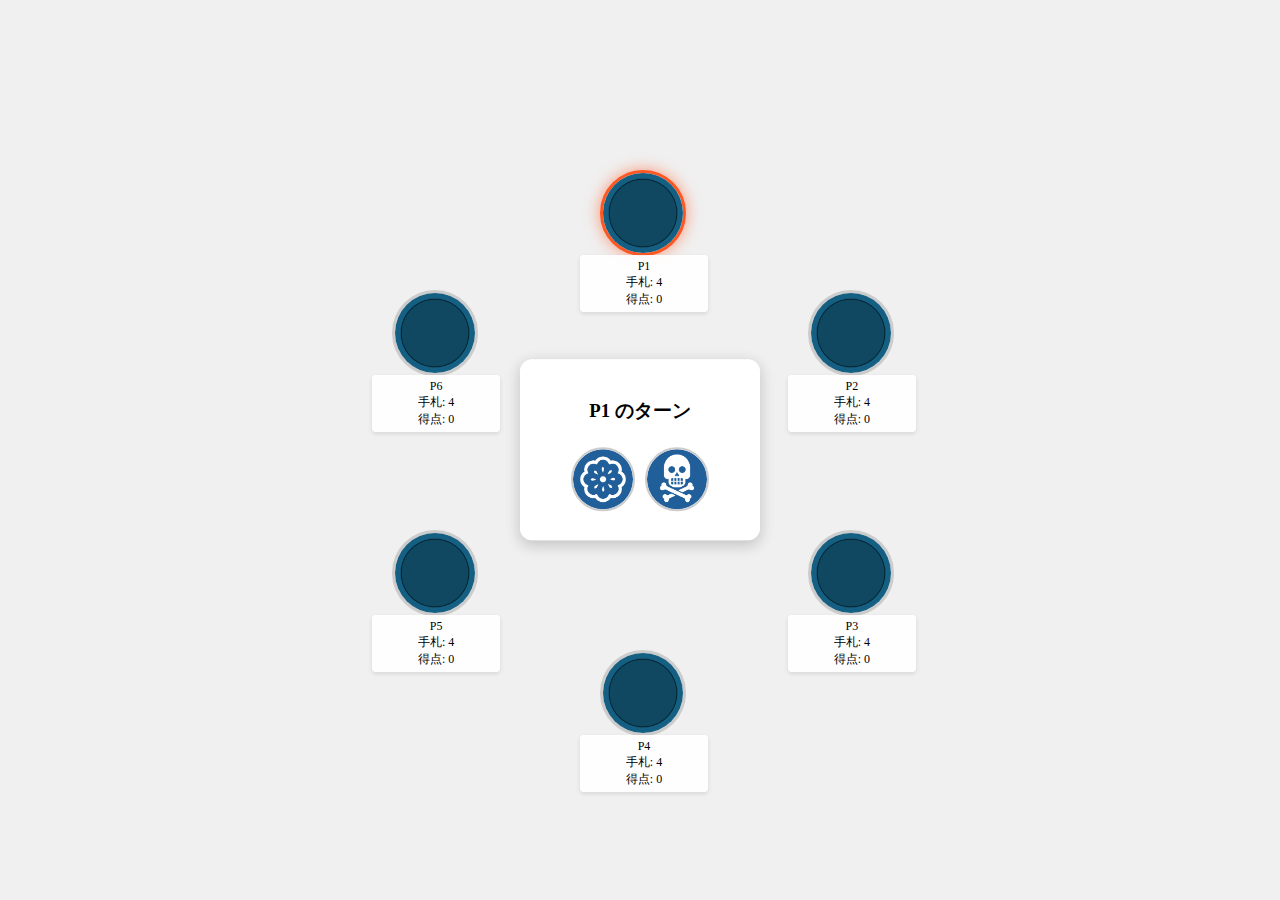
<file: skull.html>
<!DOCTYPE html>
<html lang="en">
<head>
    <meta charset="UTF-8">
    <meta name="viewport" content="width=device-width, initial-scale=1.0">
    <link rel="stylesheet" href="skull.css">
    <script src="skull.js" defer></script>
    <title>Circular Layout</title>
</head>
<body>
    <div id="container"></div>
</body>
</html>
</file>
<file: skull.css>
body {
    margin: 0;
    min-height: 100vh;
    display: flex;
    justify-content: center;
    align-items: center;
    background-color: #f0f0f0;
}
#container {
    position: relative;
    width: 600px;
    height: 600px;
}
.player-wrapper {
    position: absolute;
    transform: translate(-50%, -50%);
    text-align: center;
    width: 80px;
    height: 80px;
    transition: all 0.3s;
}
.player-wrapper.active .player-avatar {
    border-color: #ff5722;
    box-shadow: 0 0 15px rgba(255, 87, 34, 0.6);
}
.player-avatar {
    width: 100%;
    height: 100%;
    border-radius: 50%;
    border: 3px solid #ccc;
    object-fit: cover;
    background-color: #fff;
    position: absolute;
    top: 0;
    left: 0;
    z-index: 1;
}
.player-info {
    font-size: 12px;
    background: rgba(255, 255, 255, 0.9);
    padding: 4px;
    border-radius: 4px;
    margin-top: 85px; /* アバターの下に配置 */
    width: 120px;
    margin-left: -20px; /* 中央寄せ調整 */
    box-shadow: 0 2px 4px rgba(0,0,0,0.1);
    position: relative;
    z-index: 3;
}
.card-stack {
    position: absolute;
    top: 0;
    left: 0;
    width: 100%;
    height: 100%;
    z-index: 2;
}
.card-disc {
    width: 100%;
    height: 100%;
    background-color: #333;
    border: 2px solid #fff;
    border-radius: 50%;
    position: absolute;
    top: 0;
    left: 0;
    box-sizing: border-box;
    overflow: hidden;
}
#controls {
    position: absolute;
    top: 50%;
    left: 50%;
    transform: translate(-50%, -50%);
    text-align: center;
    background: rgba(255, 255, 255, 0.95);
    padding: 20px;
    border-radius: 12px;
    box-shadow: 0 4px 15px rgba(0,0,0,0.2);
    z-index: 100;
    min-width: 200px;
}
#controls button {
    margin: 5px;
    padding: 8px 16px;
    cursor: pointer;
}
.control-img-btn {
    width: 60px;
    height: 60px;
    border-radius: 50%;
    border: 2px solid #ccc;
    margin: 5px;
    cursor: pointer;
    transition: transform 0.2s;
}
.control-img-btn:hover {
    transform: scale(1.1);
    border-color: #ff5722;
}
</file>
